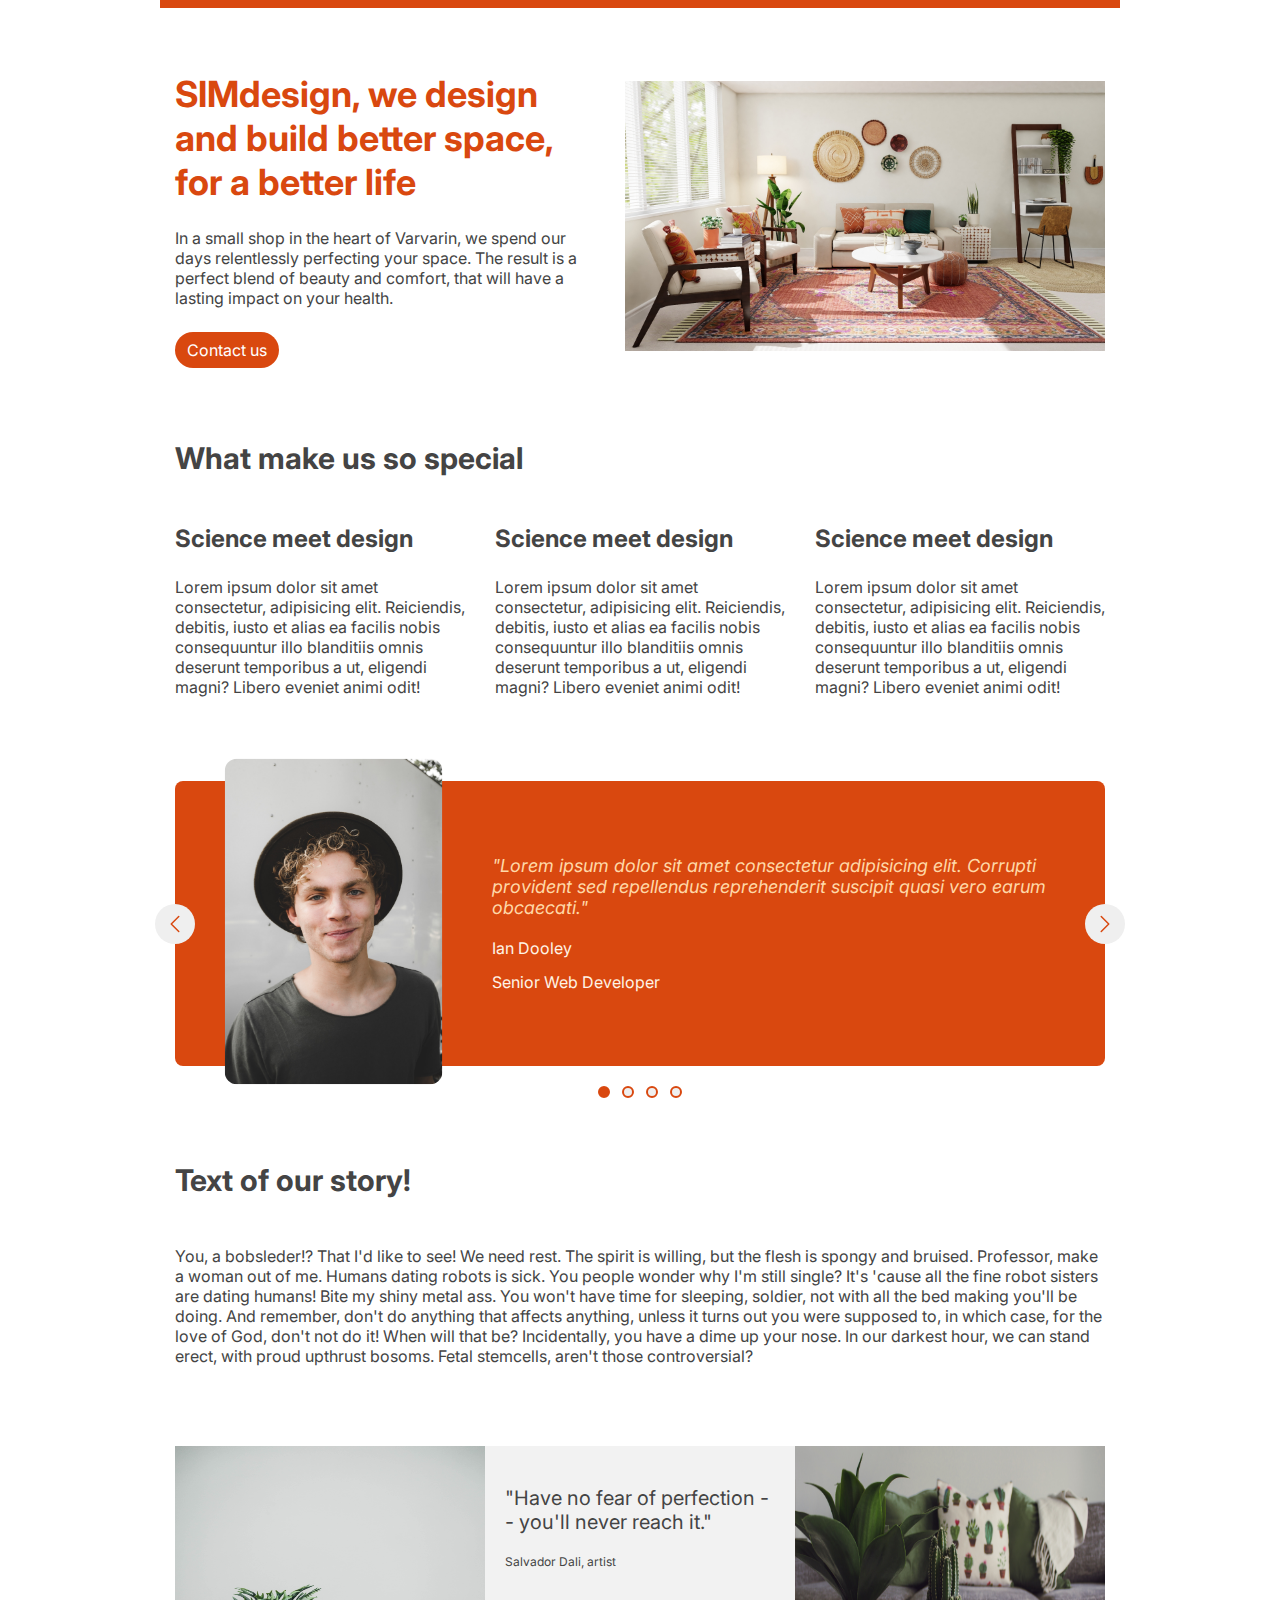
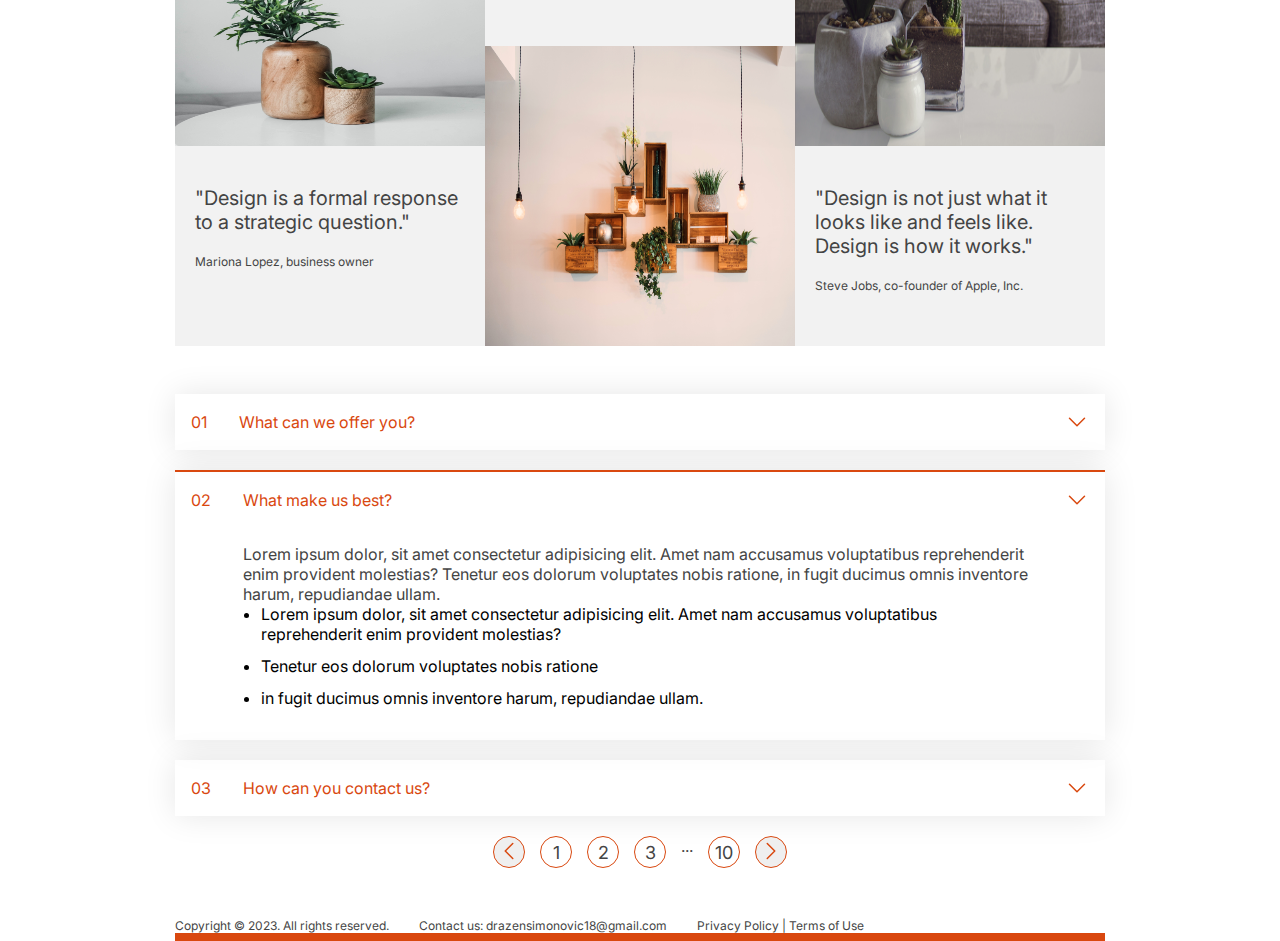
<file: index.html>
<!DOCTYPE html>
<html lang="en">
  <head>
    <meta charset="UTF-8" />
    <meta http-equiv="X-UA-Compatible" content="IE=edge" />
    <meta name="viewport" content="width=device-width, initial-scale=1.0" />
    <link rel="preconnect" href="https://fonts.googleapis.com" />
    <link rel="preconnect" href="https://fonts.gstatic.com" crossorigin />
    <link
      href="https://fonts.googleapis.com/css2?family=Inter:wght@400;500;600;700&display=swap"
      rel="stylesheet"
    />
    <link rel="stylesheet" href="style.css" />
    <title>SIMdesign</title>
  </head>
  <body>
    <div class="container">
      <header class="main-header">
        <div class="header-desc">
          <h1 class="header-title">
            SIMdesign, we design and build better space, for a better life
          </h1>
          <p class="header-text">
            In a small shop in the heart of Varvarin, we spend our days
            relentlessly perfecting your space. The result is a perfect blend of
            beauty and comfort, that will have a lasting impact on your health.
          </p>
          <a href="#" class="header-button">Contact us</a>
        </div>
        <img src="img/photo1.jpg" alt="livingroom" class="header-photo" />
      </header>
      <h2>What make us so special</h2>
      <section class="first">
        <div class="first-first">
          <h3>Science meet design</h3>
          <p>
            Lorem ipsum dolor sit amet consectetur, adipisicing elit.
            Reiciendis, debitis, iusto et alias ea facilis nobis consequuntur
            illo blanditiis omnis deserunt temporibus a ut, eligendi magni?
            Libero eveniet animi odit!
          </p>
        </div>
        <div class="first-second">
          <h3>Science meet design</h3>
          <p>
            Lorem ipsum dolor sit amet consectetur, adipisicing elit.
            Reiciendis, debitis, iusto et alias ea facilis nobis consequuntur
            illo blanditiis omnis deserunt temporibus a ut, eligendi magni?
            Libero eveniet animi odit!
          </p>
        </div>
        <div class="first-third">
          <h3>Science meet design</h3>
          <p>
            Lorem ipsum dolor sit amet consectetur, adipisicing elit.
            Reiciendis, debitis, iusto et alias ea facilis nobis consequuntur
            illo blanditiis omnis deserunt temporibus a ut, eligendi magni?
            Libero eveniet animi odit!
          </p>
        </div>
      </section>
      <section class="caurosel">
        <div class="window-img">
          <img
            src="img/ian-dooley-d1UPkiFd04A-unsplash.jpg"
            alt="Ian Dooley"
            class="window"
          />
        </div>
        <div class="caurosel-big">
          <p class="caurosel-text">
            "Lorem ipsum dolor sit amet consectetur adipisicing elit. Corrupti
            provident sed repellendus reprehenderit suscipit quasi vero earum
            obcaecati."
          </p>
          <p class="caurosel-author">Ian Dooley</p>
          <p class="caurosel-title">Senior Web Developer</p>
        </div>
        <button class="btn btn--left">
          <svg
            xmlns="http://www.w3.org/2000/svg"
            fill="none"
            viewBox="0 0 24 24"
            stroke-width="1.5"
            stroke="currentColor"
            class="btn-icon"
          >
            <path
              stroke-linecap="round"
              stroke-linejoin="round"
              d="M15.75 19.5L8.25 12l7.5-7.5"
            />
          </svg>
        </button>
        <button class="btn btn--right">
          <svg
            xmlns="http://www.w3.org/2000/svg"
            fill="none"
            viewBox="0 0 24 24"
            stroke-width="1.5"
            stroke="currentColor"
            class="btn-icon"
          >
            <path
              stroke-linecap="round"
              stroke-linejoin="round"
              d="M8.25 4.5l7.5 7.5-7.5 7.5"
            />
          </svg>
        </button>
        <div class="dots">
          <button class="dot open">&nbsp;</button>
          <button class="dot">&nbsp;</button>
          <button class="dot">&nbsp;</button>
          <button class="dot">&nbsp;</button>
        </div>
      </section>
      <section class="third">
        <div class="">
          <h2>Text of our story!</h2>
          <p>
            You, a bobsleder!? That I'd like to see! We need rest. The spirit is
            willing, but the flesh is spongy and bruised. Professor, make a
            woman out of me. Humans dating robots is sick. You people wonder why
            I'm still single? It's 'cause all the fine robot sisters are dating
            humans! Bite my shiny metal ass. You won't have time for sleeping,
            soldier, not with all the bed making you'll be doing. And remember,
            don't do anything that affects anything, unless it turns out you
            were supposed to, in which case, for the love of God, don't not do
            it! When will that be? Incidentally, you have a dime up your nose.
            In our darkest hour, we can stand erect, with proud upthrust bosoms.
            Fetal stemcells, aren't those controversial?
          </p>
        </div>
      </section>
      <section class="second">
        <div class="kontejner">
          <div class="divovi1">
            <div class="a">
              <img src="img/photo2.jpg" class="photos" />
            </div>
            <div class="b">
              <p class="section-text">
                "Have no fear of perfection -- you'll never reach it."
              </p>
              <p class="section-author">Salvador Dali, artist</p>
            </div>
            <div class="c"><img src="img/photo3.jpg" class="photos" /></div>
          </div>
          <div class="divovi2">
            <div class="e">
              <p class="section-text">
                "Design is a formal response to a strategic question."
              </p>
              <p class="section-author">Mariona Lopez, business owner</p>
            </div>
            <div class="f">
              <img src="img/pexels-lisa-fotios-1090638.jpg" class="photos" />
            </div>
            <div class="g">
              <p class="section-text">
                "Design is not just what it looks like and feels like. Design is
                how it works."
              </p>
              <p class="section-author">
                Steve Jobs, co-founder of Apple, Inc.
              </p>
            </div>
          </div>
        </div>
      </section>

      <section class="fourth">
        <div class="accordion">
          <p class="accordion-number">01</p>
          <p class="accordion-head">What can we offer you?</p>
          <div class="btn--down">
            <svg
              xmlns="http://www.w3.org/2000/svg"
              fill="none"
              viewBox="0 0 24 24"
              stroke-width="1.5"
              stroke="currentColor"
              class="down"
            >
              <path
                stroke-linecap="round"
                stroke-linejoin="round"
                d="M19.5 8.25l-7.5 7.5-7.5-7.5"
              />
            </svg>
          </div>

          <div class="accordion-text">
            <p>
              Lorem ipsum dolor, sit amet consectetur adipisicing elit. Amet nam
              accusamus voluptatibus reprehenderit enim provident molestias?
              Tenetur eos dolorum voluptates nobis ratione, in fugit ducimus
              omnis inventore harum, repudiandae ullam.
            </p>
            <ul class="list">
              <li>
                Lorem ipsum dolor, sit amet consectetur adipisicing elit. Amet
                nam accusamus voluptatibus reprehenderit enim provident
                molestias?
              </li>
              <li>Tenetur eos dolorum voluptates nobis ratione</li>
              <li>
                in fugit ducimus omnis inventore harum, repudiandae ullam.
              </li>
            </ul>
          </div>
        </div>
        <div class="accordion visible">
          <p class="accordion-number">02</p>
          <p class="accordion-head">What make us best?</p>
          <div class="btn--down">
            <svg
              xmlns="http://www.w3.org/2000/svg"
              fill="none"
              viewBox="0 0 24 24"
              stroke-width="1.5"
              stroke="currentColor"
              class="down"
            >
              <path
                stroke-linecap="round"
                stroke-linejoin="round"
                d="M19.5 8.25l-7.5 7.5-7.5-7.5"
              />
            </svg>
          </div>

          <div class="accordion-text boxs">
            <p>
              Lorem ipsum dolor, sit amet consectetur adipisicing elit. Amet nam
              accusamus voluptatibus reprehenderit enim provident molestias?
              Tenetur eos dolorum voluptates nobis ratione, in fugit ducimus
              omnis inventore harum, repudiandae ullam.
            </p>
            <ul class="list">
              <li>
                Lorem ipsum dolor, sit amet consectetur adipisicing elit. Amet
                nam accusamus voluptatibus reprehenderit enim provident
                molestias?
              </li>
              <li>Tenetur eos dolorum voluptates nobis ratione</li>
              <li>
                in fugit ducimus omnis inventore harum, repudiandae ullam.
              </li>
            </ul>
          </div>
        </div>
        <div class="accordion">
          <p class="accordion-number">03</p>
          <p class="accordion-head">How can you contact us?</p>
          <div class="btn--down">
            <svg
              xmlns="http://www.w3.org/2000/svg"
              fill="none"
              viewBox="0 0 24 24"
              stroke-width="1.5"
              stroke="currentColor"
              class="down"
            >
              <path
                stroke-linecap="round"
                stroke-linejoin="round"
                d="M19.5 8.25l-7.5 7.5-7.5-7.5"
              />
            </svg>
          </div>

          <div class="accordion-text">
            <p>
              Lorem ipsum dolor, sit amet consectetur adipisicing elit. Amet nam
              accusamus voluptatibus reprehenderit enim provident molestias?
              Tenetur eos dolorum voluptates nobis ratione, in fugit ducimus
              omnis inventore harum, repudiandae ullam.
            </p>
            <ul class="list">
              <li>
                Lorem ipsum dolor, sit amet consectetur adipisicing elit. Amet
                nam accusamus voluptatibus reprehenderit enim provident
                molestias?
              </li>
              <li>Tenetur eos dolorum voluptates nobis ratione</li>
              <li>
                in fugit ducimus omnis inventore harum, repudiandae ullam.
              </li>
            </ul>
          </div>
        </div>
      </section>
      <section class="fifth">
        <button class="btn-pagination"><svg
          xmlns="http://www.w3.org/2000/svg"
          fill="none"
          viewBox="0 0 24 24"
          stroke-width="1.5"
          stroke="currentColor"
          class="btn-icons"
        >
          <path
            stroke-linecap="round"
            stroke-linejoin="round"
            d="M15.75 19.5L8.25 12l7.5-7.5"
          />
        </svg></button>
        <a href="#" class="paggination-text">1</a>
        <a href="#" class="paggination-text">2</a>
        <a href="#" class="paggination-text">3</a>
        <span class="etc">...</span>
        <a href="#" class="paggination-text">10</a>
        <button class="btn-pagination"> <svg
          xmlns="http://www.w3.org/2000/svg"
          fill="none"
          viewBox="0 0 24 24"
          stroke-width="1.5"
          stroke="currentColor"
          class="btn-icons"
        >
          <path
            stroke-linecap="round"
            stroke-linejoin="round"
            d="M8.25 4.5l7.5 7.5-7.5 7.5"
          /></button>
      </section>
      <footer>
        <p>Copyright © 2023. All rights reserved.</p>
        <p>Contact us: drazensimonovic18@gmail.com</p>
        <p>Privacy Policy | Terms of Use</p>
      </footer>
    </div>
  </body>
</html>
</file>
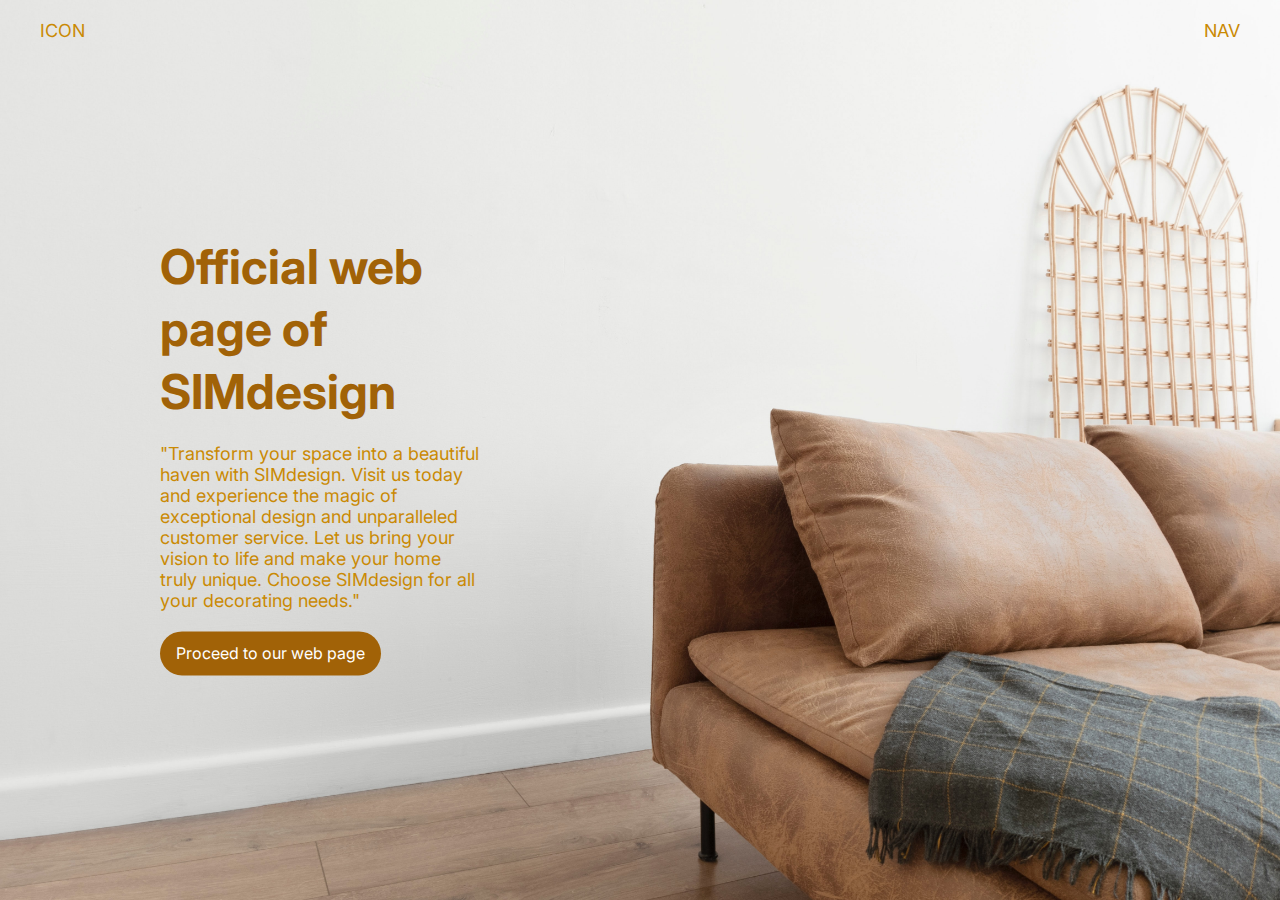
<file: hero.html>
<!DOCTYPE html>
<html lang="en">
  <head>
    <meta charset="UTF-8" />
    <meta http-equiv="X-UA-Compatible" content="IE=edge" />
    <meta name="viewport" content="width=device-width, initial-scale=1.0" />
    <link
      href="https://fonts.googleapis.com/css2?family=Inter:wght@400;500;600;700&display=swap"
      rel="stylesheet"
    />
    <link rel="stylesheet" href="hero.css" />
    <title>SIMdesign Hero</title>
  </head>
  <body>
    <header>
      <nav class="navigation center">
        <p>ICON</p>
        <p>NAV</p>
      </nav>
      <div class="header-navigation">
        <div class="header-navigation-text">
          <h1>Official web page of SIMdesign</h1>
          <p>
            "Transform your space into a beautiful haven with SIMdesign. Visit
            us today and experience the magic of exceptional design and
            unparalleled customer service. Let us bring your vision to life and
            make your home truly unique. Choose SIMdesign for all your
            decorating needs."
          </p>
          <a href="index.html" class="btn">Proceed to our web page</a>
        </div>
      </div>
    </header>
  </body>
</html>
</file>
<file: style.css>
/*
SPACING SYSTEM (px)
2 / 4 / 8 / 12 / 16 / 24 / 32 / 48 / 64 / 80 / 96 / 128

FONT SIZE SYSTEM (px)
10 / 12 / 14 / 16 / 18 / 20 / 24 / 30 / 36 / 44 / 52 / 62 / 74 / 86 / 98
*/

* {
  margin: 0;
  padding: 0;
  box-sizing: border-box;
}
body {
  font-family: Inter;
}
.container {
  width: 960px;
  margin: 0 auto;
  border-top: 8px solid #d9480f;
  padding: 0 15px;
}
p,
h1,
h2,
h3 {
  color: #444;
}
/* HEADER*/

.main-header {
  display: flex;
  gap: 30px;
  align-items: center;
  margin-top: 64px;
  margin-bottom: 48px;
}
.header-title {
  font-size: 36px;
  margin-bottom: 24px;
  color: #d9480f;
}
.header-text {
  margin-bottom: 32px;
}
.header-button:link,
.header-button:visited {
  background-color: #d9480f;
  text-decoration: none;
  padding: 8px 12px;
  border-radius: 100px;
  color: #fff;
}
.header-photo {
  width: 480px;
}

/*caurosel*/
.caurosel {
  display: flex;
  align-items: center;
  position: relative;
  background-color: #d9480f;
  padding: 32px;
  padding-left: 86px;
  gap: 86px;
  border-radius: 8px;
}
.window-img {
  width: 300px;
}
.window {
  width: 100%;
  border-radius: 8px;
  transform: scale(1.5);
}
.caurosel-text {
  color: #ffd8a8;
  margin-bottom: 20px;
  font-style: italic;
  font-size: 18px;
}
.caurosel-author {
  color: #fff4e6;
  margin-bottom: 14px;
}
.caurosel-title {
  color: #fff4e6;
}
.btn {
  border: none;
  width: 40px;
  height: 40px;
  position: absolute;
  border-radius: 50%;
  display: flex;
  align-items: center;
  justify-content: center;
  cursor: pointer;
}
.btn-icon {
  height: 24px;
  width: 24px;
  color: #d9480f;
}
.btn--left {
  left: 0;
  top: 50%;
  transform: translate(-50%, -50%);
}
.btn--right {
  right: 0;
  top: 50%;
  transform: translate(50%, -50%);
}

/* dots*/
.dots {
  position: absolute;
  left: 50%;
  bottom: 0;
  transform: translate(-50%, 32px);
  display: flex;
  gap: 12px;
}
.dot {
  height: 12px;
  width: 12px;
  color: #fff;
  border: 2px solid #d9480f;
  border-radius: 50%;
  cursor: pointer;
}
.open {
  background-color: #d9480f;
}

/* prazno*/
h2 {
  margin-top: 80px;
  margin-bottom: 48px;
  font-weight: bold;
  font-size: 30px;
}
/*first*/
.first {
  display: flex;
  gap: 30px;
  margin-bottom: 84px;
}
h3 {
  font-weight: bold;
  font-size: 24px;
  margin-bottom: 24px;
}
.third {
  margin-top: 96px;
}
/*second*/
.second {
  margin-top: 80px;
  margin-bottom: 48px;
}

/**/

.a,
.c,
.f {
  width: 320px;
  height: 300px;
}
.b,
.e,
.g {
  background-color: #f2f2f2;
  width: 320px;
  height: 200px;
  color: #333333;
  padding: 20px;
}

.f {
  margin-top: -100px;
}

.kontejner {
  display: flex;
  flex-direction: column;
  width: auto;
}
.divovi1 {
  display: flex;
}
.divovi2 {
  display: flex;
}
.photos {
  width: 100%;
  height: 100%;
}
.section-text {
  font-size: 20px;
  margin: 20px auto;
}
.section-author {
  font-size: 12px;
}

/*fourth*/
.accordion {
  box-shadow: 0 0 32px 0 rgba(0, 0, 0, 0.1);
  display: grid;
  grid-template-columns: auto 1fr auto;
  gap: 32px;
  padding: 16px;
  align-items: center;
  justify-content: center;
  margin-bottom: 20px;
}
.btn--down {
  width: 24px;
  height: 24px;
}
.accordion-text {
  grid-column: 2/3;
  margin-bottom: 16px;
  display: none;
}
.accordion-number,
.accordion-head,
.btn--down {
  color: #d9480f;
}

.visible {
  border-top: 2px solid #d9480f;
}
.list {
  padding-left: 18px;
  display: flex;
  flex-direction: column;
  gap: 12px;
}
.boxs {
  display: block;
}

/*fifth*/
.fifth {
  display: flex;
  justify-content: center;
  text-align: center;
  gap: 15px;
}
.paggination-text {
  font-size: 18px;
  border: 1px solid #d9480f;
  width: 32px;
  height: 32px;
  text-decoration: none;
  border-radius: 50%;
  display: flex;
  align-items: center;
  justify-content: space-around;
  color: #444;
}

.paggination-text:link,
.paggination-text:active {
  color: #444;
}
.paggination-text:hover {
  background-color: #d9480f;
  color: #fff;
}
.etc {
  color: #444;
}
.btn-pagination {
  width: 32px;
  height: 32px;
  border: 1px solid #d9480f;
  border-radius: 50%;
  cursor: pointer;
  color: #fff;
}
.btn-icons {
  height: 24px;
  width: 24px;
  stroke: #d9480f;
}
.btn-pagination:hover {
  background-color: #d9480f;
}
.btn-pagination:hover .btn-icons {
  stroke: #fff;
}
/*footer*/
footer {
  display: flex;
  gap: 30px;
  border-bottom: 8px solid #d9480f;
  font-size: 12px;
  margin-top: 50px;
}
</file>
<file: hero.css>
* {
  margin: 0;
  padding: 0;
  box-sizing: border-box;
}
body {
  font-family: Inter;
  position: relative;
}
.center {
  width: 1200px;
  margin: 0 auto;
}
header {
  height: 100vh;
  background-image: url(hero/katsia-jazwinska-RIb19_YSUX0-unsplash.jpg);
  background-size: cover;
  background-position: top;
  position: relative;
  color: #fff;
}
.navigation {
  display: flex;
  justify-content: space-between;
  padding-top: 20px;
  color: #a16207;
}
.header-navigation {
  position: absolute;
  left: 50%;
  top: 50%;
  transform: translate(-75%, -50%);
}
.header-navigation-text {
  width: 50%;
}

h1 {
  font-size: 48px;
  color: #a16207;
  margin-bottom: 20px;
  line-height: 1.3;
}
p {
  font-size: 18px;
  margin-bottom: 32px;
  color: #ca8a04;
}
.btn:link,
.btn:visited {
  background-color: #a16207;
  text-decoration: none;
  padding: 12px 16px;
  border-radius: 100px;
  color: #fff;
}
</file>
